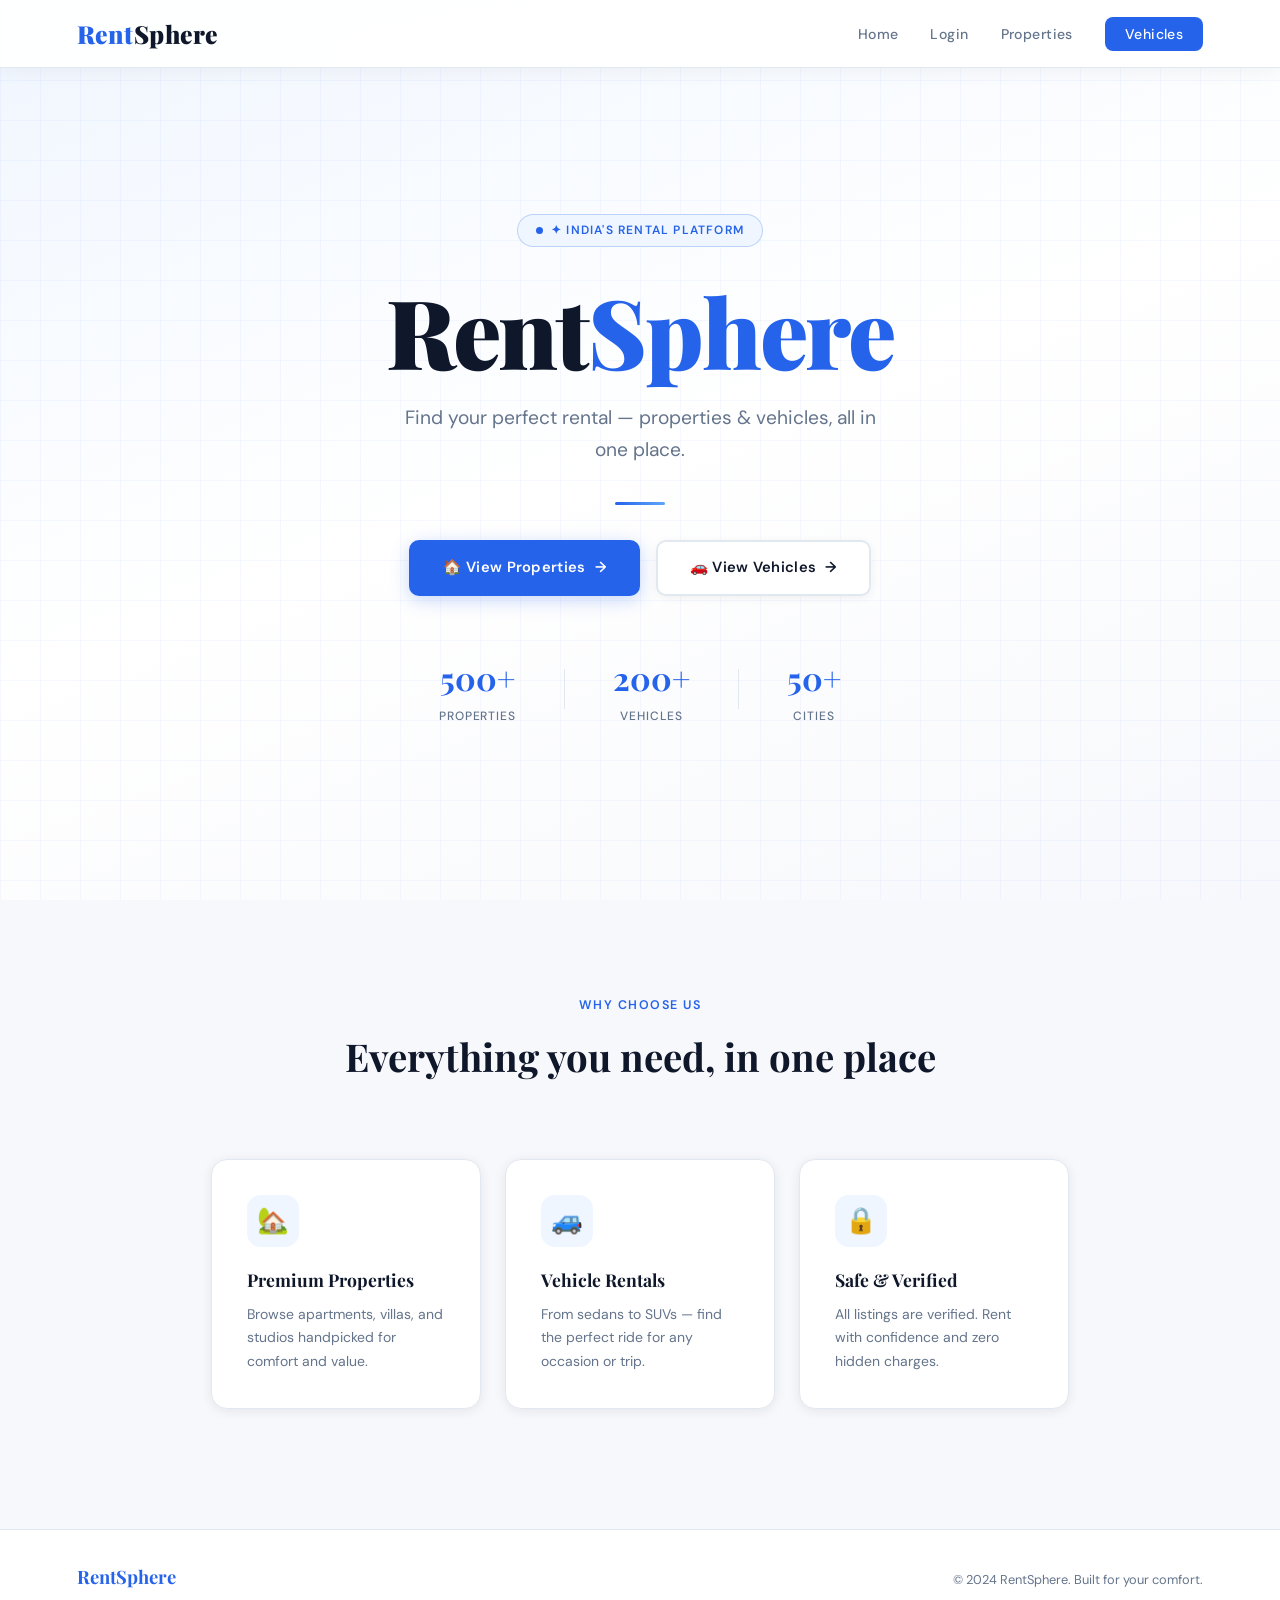
<file: index.html>
<!DOCTYPE html>
<html lang="en">
<head>
  <meta charset="UTF-8" />
  <meta name="viewport" content="width=device-width, initial-scale=1.0"/>
  <title>RentSphere</title>
  <link rel="stylesheet" href="style.css">
  <link href="https://fonts.googleapis.com/css2?family=Playfair+Display:wght@700;900&family=DM+Sans:wght@300;400;500;600&display=swap" rel="stylesheet"/>
  <style>
    *, *::before, *::after { margin: 0; padding: 0; box-sizing: border-box; }

    :root {
      --bg: #ffffff;
      --bg2: #f7f8fc;
      --surface: #ffffff;
      --accent: #2563eb;
      --accent2: #1d4ed8;
      --accent-light: #eff6ff;
      --text: #0f172a;
      --muted: #64748b;
      --border: #e2e8f0;
    }

    html { scroll-behavior: smooth; }

    body {
      background: var(--bg);
      color: var(--text);
      font-family: 'DM Sans', sans-serif;
      min-height: 100vh;
      overflow-x: hidden;
    }

    /* ── Navbar ── */
    nav {
      position: fixed; top: 0; left: 0; right: 0; z-index: 100;
      display: flex; align-items: center; justify-content: space-between;
      padding: 0 6%;
      height: 68px;
      background: rgba(255,255,255,0.92);
      backdrop-filter: blur(16px);
      border-bottom: 1px solid var(--border);
      animation: slideDown 0.6s ease both;
      box-shadow: 0 1px 20px rgba(0,0,0,0.06);
    }
    @keyframes slideDown {
      from { transform: translateY(-100%); opacity: 0; }
      to   { transform: translateY(0); opacity: 1; }
    }

    .nav-logo {
      font-family: 'Playfair Display', serif;
      font-size: 1.55rem;
      font-weight: 900;
      color: var(--accent);
      letter-spacing: 0.02em;
    }
    .nav-logo span { color: var(--text); }

    .nav-links { display: flex; gap: 2rem; list-style: none; align-items: center; }
    .nav-links a {
      font-size: 0.88rem;
      font-weight: 500;
      letter-spacing: 0.03em;
      color: var(--muted);
      text-decoration: none;
      padding: 6px 0;
      position: relative;
      transition: color 0.25s;
    }
    .nav-links a::after {
      content: '';
      position: absolute; bottom: -2px; left: 0; right: 0;
      height: 2px; background: var(--accent);
      border-radius: 2px;
      transform: scaleX(0); transform-origin: right;
      transition: transform 0.3s ease;
    }
    .nav-links a:hover { color: var(--accent); }
    .nav-links a:hover::after { transform: scaleX(1); transform-origin: left; }

    .nav-cta {
      background: var(--accent) !important;
      color: #fff !important;
      padding: 8px 20px !important;
      border-radius: 8px;
      transition: background 0.25s, transform 0.2s !important;
    }
    .nav-cta:hover { background: var(--accent2) !important; transform: translateY(-1px) !important; }
    .nav-cta::after { display: none !important; }

    /* ── Hero ── */
    .hero {
      min-height: 100vh;
      display: flex; flex-direction: column;
      align-items: center; justify-content: center;
      text-align: center;
      padding: 120px 6% 80px;
      background: linear-gradient(160deg, #f0f6ff 0%, #ffffff 50%, #f7f8fc 100%);
      position: relative;
      overflow: hidden;
    }

    .hero::before {
      content: '';
      position: absolute; inset: 0;
      background-image:
        linear-gradient(rgba(37,99,235,0.04) 1px, transparent 1px),
        linear-gradient(90deg, rgba(37,99,235,0.04) 1px, transparent 1px);
      background-size: 40px 40px;
      pointer-events: none;
    }

    .hero-badge {
      display: inline-flex; align-items: center; gap: 8px;
      border: 1.5px solid rgba(37,99,235,0.25);
      background: var(--accent-light);
      border-radius: 100px;
      padding: 6px 18px;
      font-size: 0.75rem;
      letter-spacing: 0.1em;
      text-transform: uppercase;
      color: var(--accent);
      font-weight: 600;
      margin-bottom: 2rem;
      animation: fadeUp 0.7s 0.3s ease both;
      position: relative; z-index: 1;
    }
    .hero-badge::before {
      content: ''; width: 7px; height: 7px; border-radius: 50%;
      background: var(--accent); animation: pulse 2s infinite;
    }
    @keyframes pulse { 0%,100%{opacity:1;} 50%{opacity:0.3;} }

    .hero-title {
      font-family: 'Playfair Display', serif;
      font-size: clamp(3rem, 8vw, 6rem);
      font-weight: 900;
      line-height: 1.08;
      letter-spacing: -0.02em;
      color: var(--text);
      animation: fadeUp 0.7s 0.45s ease both;
      position: relative; z-index: 1;
    }
    .hero-title .blue { color: var(--accent); }

    .hero-tagline {
      margin-top: 1.2rem;
      font-size: clamp(1rem, 2vw, 1.2rem);
      font-weight: 400;
      color: var(--muted);
      max-width: 500px;
      line-height: 1.7;
      animation: fadeUp 0.7s 0.6s ease both;
      position: relative; z-index: 1;
    }

    .hero-divider {
      width: 50px; height: 3px;
      background: linear-gradient(to right, var(--accent), #60a5fa);
      border-radius: 2px;
      margin: 2.2rem auto;
      animation: fadeUp 0.7s 0.72s ease both;
      position: relative; z-index: 1;
    }

    .hero-buttons {
      display: flex; gap: 1rem; flex-wrap: wrap; justify-content: center;
      animation: fadeUp 0.7s 0.85s ease both;
      position: relative; z-index: 1;
    }

    .btn {
      display: inline-flex; align-items: center; gap: 9px;
      padding: 14px 32px;
      border-radius: 10px;
      font-family: 'DM Sans', sans-serif;
      font-size: 0.92rem;
      font-weight: 600;
      letter-spacing: 0.02em;
      text-decoration: none;
      cursor: pointer;
      transition: all 0.28s ease;
    }

    .btn-primary {
      background: var(--accent);
      color: #fff;
      border: 2px solid var(--accent);
      box-shadow: 0 4px 18px rgba(37,99,235,0.25);
    }
    .btn-primary:hover {
      background: var(--accent2);
      border-color: var(--accent2);
      transform: translateY(-3px);
      box-shadow: 0 10px 30px rgba(37,99,235,0.3);
    }

    .btn-outline {
      background: #fff;
      color: var(--text);
      border: 2px solid var(--border);
      box-shadow: 0 2px 10px rgba(0,0,0,0.06);
    }
    .btn-outline:hover {
      border-color: var(--accent);
      color: var(--accent);
      transform: translateY(-3px);
      box-shadow: 0 8px 24px rgba(37,99,235,0.12);
    }

    .btn-arrow { transition: transform 0.28s; }
    .btn:hover .btn-arrow { transform: translateX(5px); }

    /* ── Stats ── */
    .stats {
      display: flex; gap: 3rem; flex-wrap: wrap; justify-content: center;
      align-items: center;
      margin-top: 3.5rem;
      animation: fadeUp 0.7s 1s ease both;
      position: relative; z-index: 1;
    }
    .stat { text-align: center; }
    .stat-number {
      font-family: 'Playfair Display', serif;
      font-size: 2rem; font-weight: 700;
      color: var(--accent);
    }
    .stat-label {
      font-size: 0.75rem;
      letter-spacing: 0.08em;
      text-transform: uppercase;
      color: var(--muted);
      margin-top: 4px;
      font-weight: 500;
    }
    .stat-divider {
      width: 1px; height: 40px;
      background: var(--border);
    }

    /* ── Cards ── */
    .cards-section {
      padding: 6rem 6%;
      background: var(--bg2);
      display: flex; flex-direction: column; align-items: center;
    }
    .section-label {
      font-size: 0.78rem;
      letter-spacing: 0.12em;
      text-transform: uppercase;
      color: var(--accent);
      font-weight: 600;
      margin-bottom: 0.6rem;
    }
    .section-title {
      font-family: 'Playfair Display', serif;
      font-size: clamp(1.8rem, 4vw, 2.4rem);
      font-weight: 700;
      text-align: center;
      color: var(--text);
      margin-bottom: 3rem;
    }
    .cards-grid {
      display: flex; gap: 1.5rem; flex-wrap: wrap; justify-content: center;
      width: 100%; max-width: 960px;
    }

    .card {
      background: #fff;
      border: 1px solid var(--border);
      border-radius: 16px;
      padding: 2.2rem;
      width: 270px;
      transition: all 0.32s ease;
      animation: fadeUp 0.7s ease both;
    }
    .card:nth-child(1) { animation-delay: 0.1s; }
    .card:nth-child(2) { animation-delay: 0.22s; }
    .card:nth-child(3) { animation-delay: 0.34s; }
    .card:hover {
      transform: translateY(-8px);
      border-color: var(--accent);
      box-shadow: 0 16px 40px rgba(37,99,235,0.1);
    }

    .card-icon {
      width: 52px; height: 52px;
      background: var(--accent-light);
      border-radius: 14px;
      display: flex; align-items: center; justify-content: center;
      font-size: 1.6rem;
      margin-bottom: 1.2rem;
    }
    .card-title {
      font-family: 'Playfair Display', serif;
      font-size: 1.1rem; font-weight: 700;
      color: var(--text); margin-bottom: 0.55rem;
    }
    .card-desc {
      font-size: 0.875rem; color: var(--muted);
      line-height: 1.65;
    }

    /* ── Footer ── */
    footer {
      border-top: 1px solid var(--border);
      padding: 2rem 6%;
      display: flex; align-items: center; justify-content: space-between;
      flex-wrap: wrap; gap: 1rem;
      background: #fff;
    }
    .footer-logo {
      font-family: 'Playfair Display', serif;
      font-size: 1.15rem; font-weight: 700;
      color: var(--accent);
    }
    .footer-text { font-size: 0.8rem; color: var(--muted); }

    @keyframes fadeUp {
      from { opacity: 0; transform: translateY(24px); }
      to   { opacity: 1; transform: translateY(0); }
    }

    @media (max-width: 600px) {
      .nav-links { gap: 1rem; }
      .stats { gap: 1.5rem; }
      .stat-divider { display: none; }
    }
  </style>
</head>
<body>

  <!-- Navbar -->
  <nav>
    <div class="nav-logo">Rent<span>Sphere</span></div>
    <ul class="nav-links">
      <li><a href="index.html">Home</a></li>
      <li><a href="login.html">Login</a></li>
      <li><a href="property.html">Properties</a></li>
      <li><a href="vehicle.html" class="nav-cta">Vehicles</a></li>
    </ul>
  </nav>

  <!-- Hero -->
  <section class="hero">
    <div class="hero-badge">✦ India's Rental Platform</div>

    <h1 class="hero-title">
      Rent<span class="blue">Sphere</span>
    </h1>

    <p class="hero-tagline">Find your perfect rental — properties & vehicles, all in one place.</p>

    <div class="hero-divider"></div>

    <div class="hero-buttons">
      <a href="property.html" class="btn btn-primary">
        🏠 View Properties <span class="btn-arrow">→</span>
      </a>
      <a href="vehicle.html" class="btn btn-outline">
        🚗 View Vehicles <span class="btn-arrow">→</span>
      </a>
    </div>

    <div class="stats">
      <div class="stat">
        <div class="stat-number">500+</div>
        <div class="stat-label">Properties</div>
      </div>
      <div class="stat-divider"></div>
      <div class="stat">
        <div class="stat-number">200+</div>
        <div class="stat-label">Vehicles</div>
      </div>
      <div class="stat-divider"></div>
      <div class="stat">
        <div class="stat-number">50+</div>
        <div class="stat-label">Cities</div>
      </div>
    </div>
  </section>

  <!-- Feature Cards -->
  <section class="cards-section">
    <div class="section-label">Why Choose Us</div>
    <div class="section-title">Everything you need, in one place</div>
    <div class="cards-grid">
      <div class="card">
        <div class="card-icon">🏡</div>
        <div class="card-title">Premium Properties</div>
        <div class="card-desc">Browse apartments, villas, and studios handpicked for comfort and value.</div>
      </div>
      <div class="card">
        <div class="card-icon">🚙</div>
        <div class="card-title">Vehicle Rentals</div>
        <div class="card-desc">From sedans to SUVs — find the perfect ride for any occasion or trip.</div>
      </div>
      <div class="card">
        <div class="card-icon">🔒</div>
        <div class="card-title">Safe & Verified</div>
        <div class="card-desc">All listings are verified. Rent with confidence and zero hidden charges.</div>
      </div>
    </div>
  </section>

  <!-- Footer -->
  <footer>
    <div class="footer-logo">RentSphere</div>
    <div class="footer-text">© 2024 RentSphere. Built for your comfort.</div>
  </footer>

  <script src="script.js"></script>

</body>
</html>
</file>
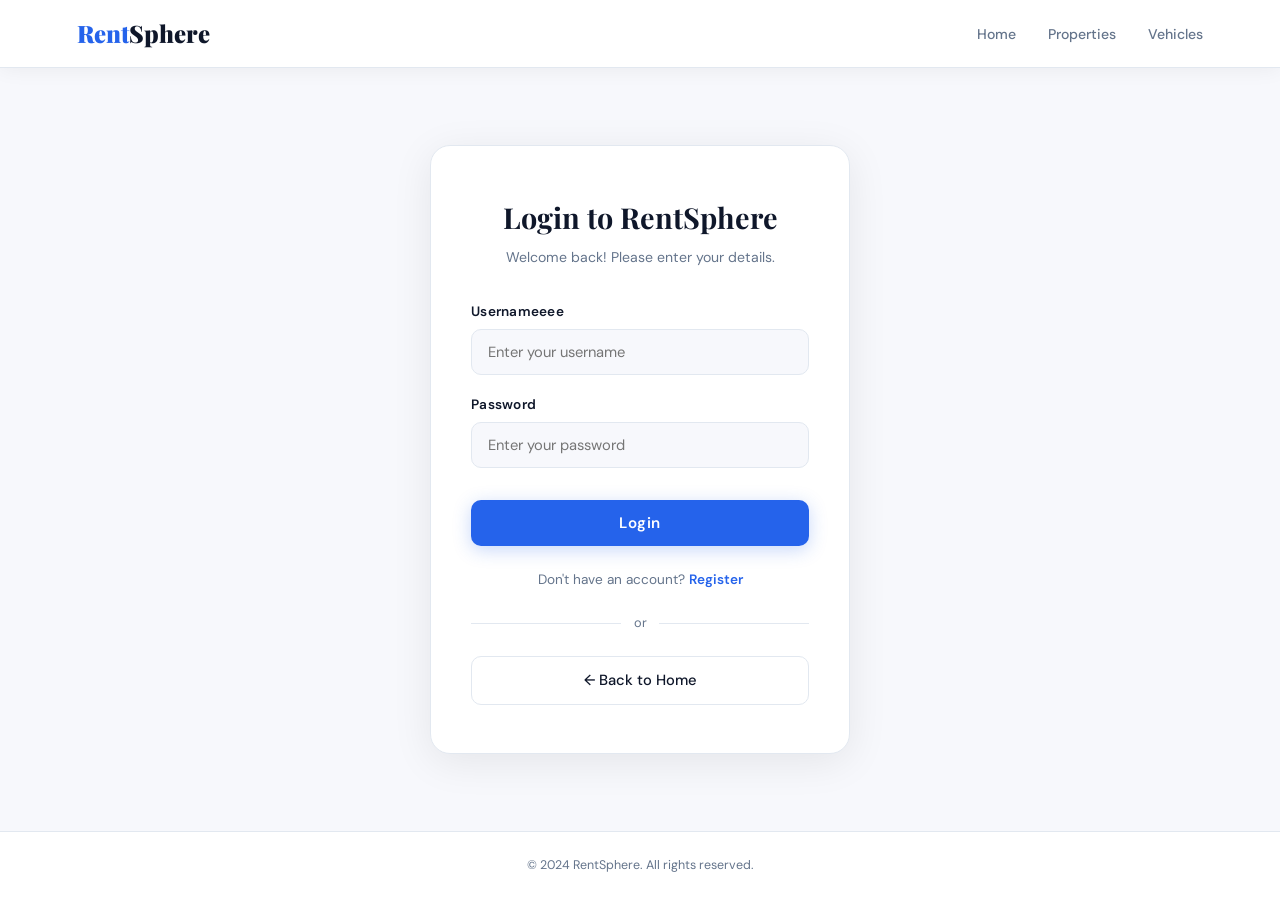
<file: login.html>
<!DOCTYPE html>
<html lang="en">
<head>
  <link rel="stylesheet" href="style.css">
  <meta charset="UTF-8" />
  <meta name="viewport" content="width=device-width, initial-scale=1.0"/>
  <title>Login – RentSphere</title>

  <!-- Google Fonts -->
  <link href="https://fonts.googleapis.com/css2?family=Playfair+Display:wght@700;900&family=DM+Sans:wght@300;400;500;600&display=swap" rel="stylesheet"/>

  <style>
    /* ── Reset ── */
    *, *::before, *::after {
      margin: 0; padding: 0; box-sizing: border-box;
    }
    
    /* ── Color Variables (same as home page) ── */
    :root {
      --bg: #ffffff;
      --bg2: #f7f8fc;
      --accent: #2563eb;
      --accent2: #1d4ed8;
      --accent-light: #eff6ff;
      --text: #0f172a;
      --muted: #64748b;
      --border: #e2e8f0;
    }

    /* ── Body ── */
    body {
      background: var(--bg2);
      font-family: 'DM Sans', sans-serif;
      color: var(--text);
      min-height: 100vh;
      display: flex;
      flex-direction: column;
    }

    /* ── Navbar ── */
    nav {
      display: flex;
      align-items: center;
      justify-content: space-between;
      padding: 0 6%;
      height: 68px;
      background: rgba(255,255,255,0.92);
      backdrop-filter: blur(16px);
      border-bottom: 1px solid var(--border);
      box-shadow: 0 1px 20px rgba(0,0,0,0.06);
    }

    /* Logo */
    .nav-logo {
      font-family: 'Playfair Display', serif;
      font-size: 1.5rem;
      font-weight: 900;
      color: var(--accent);
      text-decoration: none;
    }
    .nav-logo span { color: var(--text); }

    /* Nav links */
    .nav-links {
      display: flex;
      gap: 2rem;
      list-style: none;
      align-items: center;
    }
    .nav-links a {
      font-size: 0.88rem;
      font-weight: 500;
      color: var(--muted);
      text-decoration: none;
      transition: color 0.25s;
    }
    .nav-links a:hover { color: var(--accent); }

    /* ── Main content area ── */
    .main {
      flex: 1;
      display: flex;
      align-items: center;
      justify-content: center;
      padding: 3rem 1.5rem;
    }

    /* ── Login Card ── */
    .login-card {
      background: var(--bg);
      border: 1px solid var(--border);
      border-radius: 20px;
      padding: 3rem 2.5rem;
      width: 100%;
      max-width: 420px;
      box-shadow: 0 8px 40px rgba(0,0,0,0.08);

      /* Fade-in animation */
      animation: fadeUp 0.6s ease both;
    }

    @keyframes fadeUp {
      from { opacity: 0; transform: scale(0.95); }
      to   { opacity: 1; transform: scale(1); }
    }

    /* ── Card Title ── */
    .login-title {
      font-family: 'Playfair Display', serif;
      font-size: 1.8rem;
      font-weight: 700;
      color: var(--text);
      text-align: center;
      margin-bottom: 0.4rem;
    }

    .login-subtitle {
      font-size: 0.88rem;
      color: var(--muted);
      text-align: center;
      margin-bottom: 2rem;
    }

    /* ── Form Group ── */
    .form-group {
      margin-bottom: 1.2rem;
    }

    /* Label */
    .form-group label {
      display: block;
      font-size: 0.85rem;
      font-weight: 600;
      color: var(--text);
      margin-bottom: 0.4rem;
      letter-spacing: 0.02em;
    }

    /* Input fields */
    .form-group input {
      width: 100%;
      padding: 12px 16px;
      border: 1.5px solid var(--border);
      border-radius: 10px;
      font-family: 'DM Sans', sans-serif;
      font-size: 0.92rem;
      color: var(--text);
      background: var(--bg2);
      outline: none;
      transition: border-color 0.25s, box-shadow 0.25s;
    }

    /* Input focus effect */
    .form-group input:focus {
      border-color: var(--accent);
      background: #fff;
      box-shadow: 0 0 0 3px rgba(37,99,235,0.1);
    }

    /* ── Login Button ── */
    .btn-login {
      width: 100%;
      padding: 13px;
      margin-top: 0.8rem;
      background: var(--accent);
      color: #fff;
      border: none;
      border-radius: 10px;
      font-family: 'DM Sans', sans-serif;
      font-size: 0.95rem;
      font-weight: 600;
      letter-spacing: 0.03em;
      cursor: pointer;
      transition: background 0.25s, transform 0.2s, box-shadow 0.25s;
      box-shadow: 0 4px 18px rgba(37,99,235,0.25);
    }

    /* Hover animation on Login button */
    .btn-login:hover {
      background: var(--accent2);
      transform: translateY(-2px);
      box-shadow: 0 8px 24px rgba(37,99,235,0.3);
    }

    /* ── Register Link ── */
    .register-link {
      text-align: center;
      margin-top: 1.4rem;
      font-size: 0.85rem;
      color: var(--muted);
    }

    .register-link a {
      color: var(--accent);
      font-weight: 600;
      text-decoration: none;
    }
    .register-link a:hover { text-decoration: underline; }

    /* ── Divider ── */
    .divider {
      display: flex;
      align-items: center;
      gap: 0.8rem;
      margin: 1.4rem 0;
      color: var(--muted);
      font-size: 0.8rem;
    }
    .divider::before, .divider::after {
      content: '';
      flex: 1;
      height: 1px;
      background: var(--border);
    }

    /* ── Back to Home Button ── */
    .btn-back {
      width: 100%;
      padding: 12px;
      background: #fff;
      color: var(--text);
      border: 1.5px solid var(--border);
      border-radius: 10px;
      font-family: 'DM Sans', sans-serif;
      font-size: 0.92rem;
      font-weight: 500;
      cursor: pointer;
      transition: border-color 0.25s, color 0.25s, transform 0.2s;
      text-decoration: none;
      display: block;
      text-align: center;
    }

    /* Hover animation on Back button */
    .btn-back:hover {
      border-color: var(--accent);
      color: var(--accent);
      transform: translateY(-2px);
    }

    /* ── Footer ── */
    footer {
      border-top: 1px solid var(--border);
      padding: 1.5rem 6%;
      text-align: center;
      font-size: 0.78rem;
      color: var(--muted);
      background: #fff;
    }
  </style>
</head>
<body>

  <!-- ── Navbar ── -->
  <nav>
    <a href="index.html" class="nav-logo">Rent<span>Sphere</span></a>
    <ul class="nav-links">
      <li><a href="index.html">Home</a></li>
      <li><a href="property.html">Properties</a></li>
      <li><a href="vehicle.html">Vehicles</a></li>
    </ul>
  </nav>

  <!-- ── Main Login Section ── -->
  <div class="main">
    <div class="login-card">

      <!-- Title -->
      <h1 class="login-title">Login to RentSphere</h1>
      <p class="login-subtitle">Welcome back! Please enter your details.</p>

      <!-- Username input -->
      <div class="form-group">
        <label for="username">Usernameeee</label>
        <input type="text" id="username" placeholder="Enter your username" />
      </div>

      <!-- Password input -->
      <div class="form-group">
        <label for="password">Password</label>
        <input type="password" id="password" placeholder="Enter your password" />
      </div>

      <!-- Login Button -->
      <button class="btn-login" id="loginBtn">Login</button>

      <!-- Register Link (UI only) -->
      <p class="register-link">
      Don't have an account? <a href="#" id="registerLink">Register</a>
      </p>

      <div class="divider">or</div>

      <!-- Back to Home -->
      <a href="#" class="btn-back" id="backToHome">← Back to Home</a>

    </div>
  </div>

  <!-- ── Footer ── -->
  <footer>
    © 2024 RentSphere. All rights reserved.
  </footer>

  <!-- ── JavaScript ── -->
  
    <script src="script.js"></script>

</body>
</html>
</file>
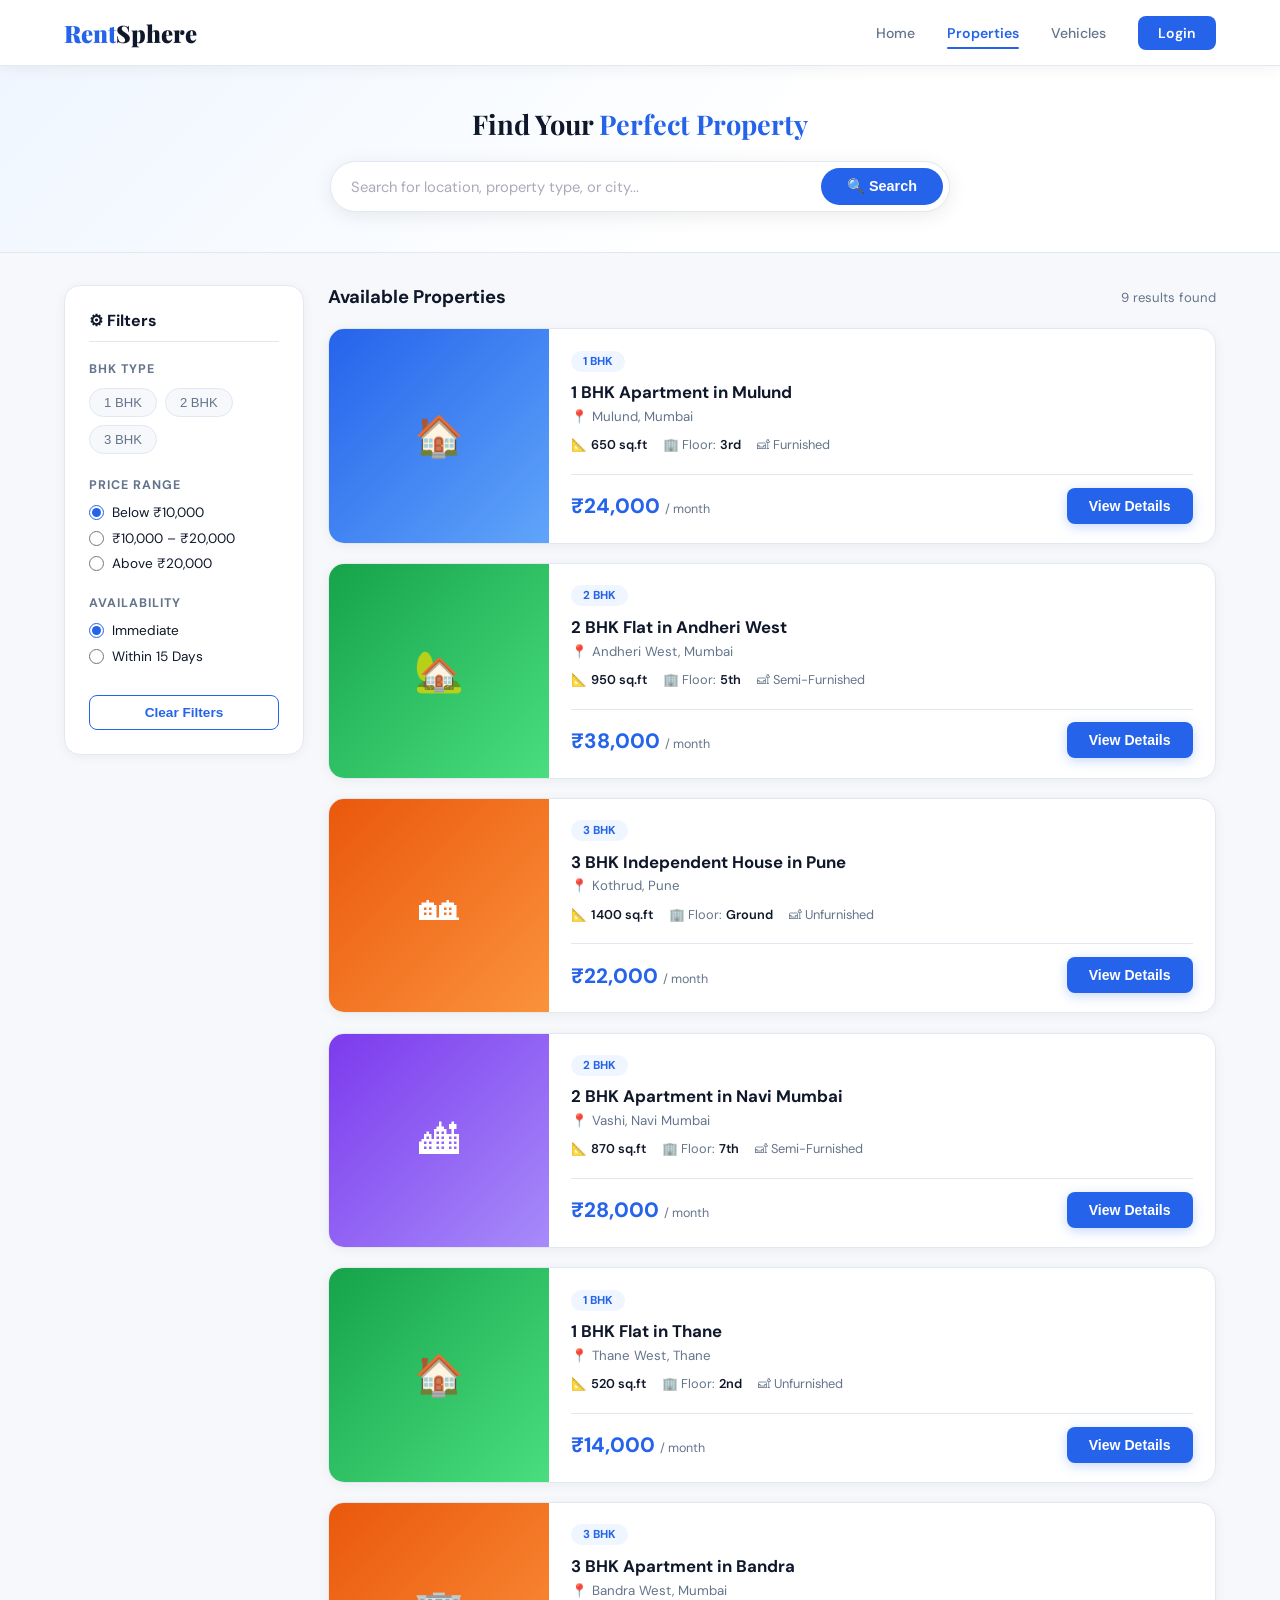
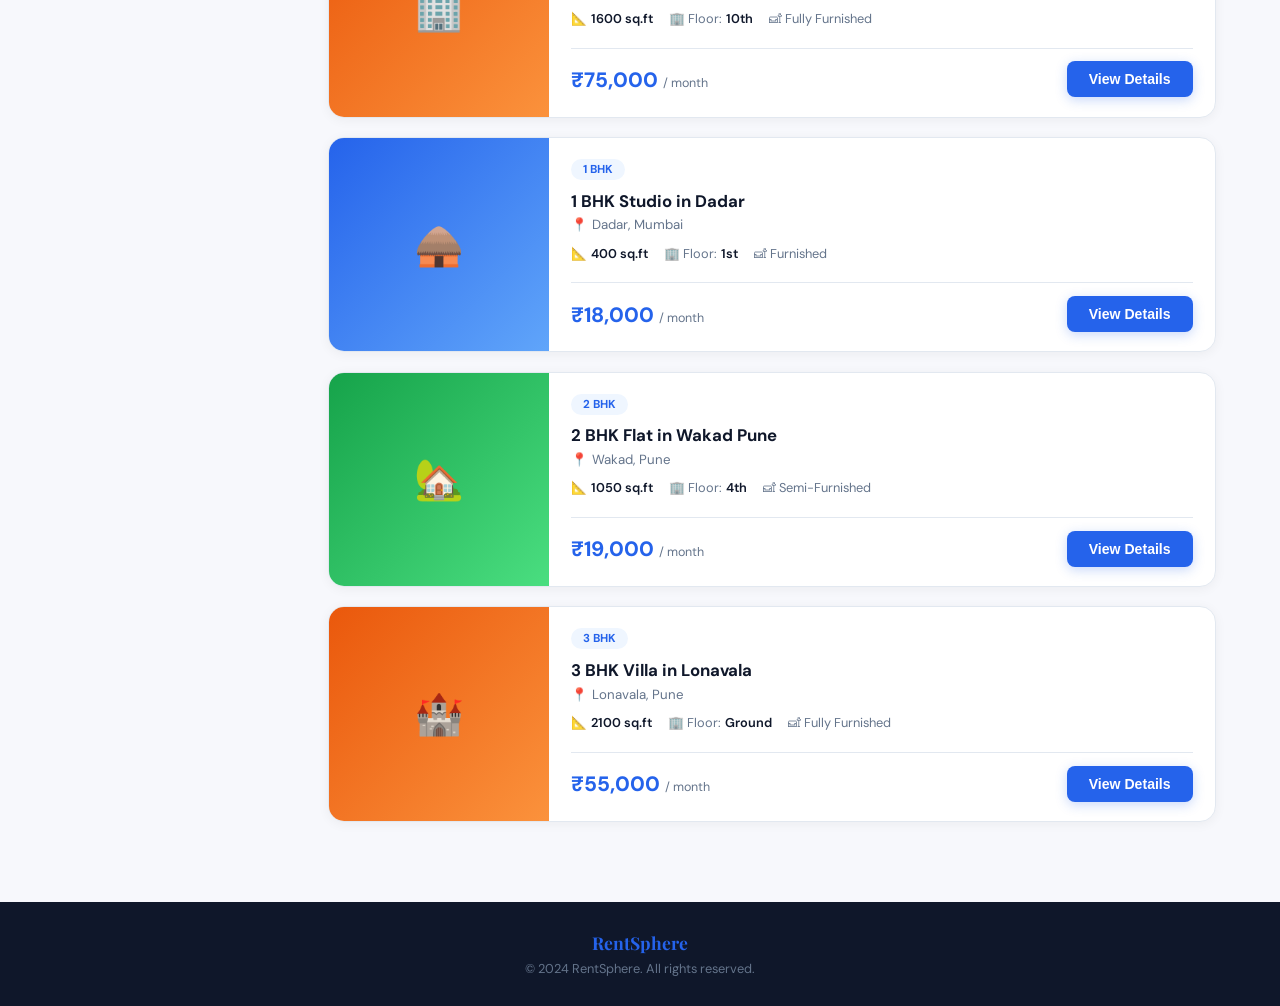
<file: property.html>
<!DOCTYPE html>
<html lang="en">
<head>
  <meta charset="UTF-8"/>
  <meta name="viewport" content="width=device-width, initial-scale=1.0"/>
  <title>Properties – RentSphere</title>

  <!-- Google Fonts -->
  <link href="https://fonts.googleapis.com/css2?family=Playfair+Display:wght@700;900&family=DM+Sans:wght@300;400;500;600&display=swap" rel="stylesheet"/>

  <style>
    *, *::before, *::after { margin: 0; padding: 0; box-sizing: border-box; }

    :root {
      --primary:       #2563eb;
      --primary-dark:  #1d4ed8;
      --primary-light: #eff6ff;
      --text:          #0f172a;
      --muted:         #64748b;
      --bg2:           #f7f8fc;
      --border:        #e2e8f0;
    }

    body { font-family: 'DM Sans', Arial, sans-serif; background: var(--bg2); color: var(--text); min-height: 100vh; }

    /* NAVBAR */
    nav {
      position: sticky; top: 0; z-index: 100;
      display: flex; align-items: center; justify-content: space-between;
      padding: 0 5%; height: 66px;
      background: rgba(255,255,255,0.97);
      border-bottom: 1px solid var(--border);
      box-shadow: 0 2px 16px rgba(0,0,0,0.06);
    }
    .nav-logo { font-family: 'Playfair Display', serif; font-size: 1.5rem; font-weight: 900; color: var(--primary); text-decoration: none; }
    .nav-logo span { color: var(--text); }
    .nav-links { display: flex; gap: 2rem; list-style: none; align-items: center; }
    .nav-links a { font-size: 0.88rem; font-weight: 500; color: var(--muted); text-decoration: none; position: relative; padding: 5px 0; transition: color 0.25s; }
    .nav-links a::after { content: ''; position: absolute; bottom: -2px; left: 0; right: 0; height: 2px; background: var(--primary); border-radius: 2px; transform: scaleX(0); transform-origin: right; transition: transform 0.25s; }
    .nav-links a:hover { color: var(--primary); }
    .nav-links a:hover::after { transform: scaleX(1); transform-origin: left; }
    .nav-links a.active { color: var(--primary); font-weight: 600; }
    .nav-links a.active::after { transform: scaleX(1); }
    .nav-btn { background: var(--primary); color: #fff !important; padding: 8px 20px !important; border-radius: 8px; font-weight: 600 !important; }
    .nav-btn:hover { background: var(--primary-dark) !important; }
    .nav-btn::after { display: none !important; }

    /* SEARCH */
    .search-section { background: linear-gradient(135deg, var(--primary-light) 0%, #fff 60%); padding: 2.5rem 5%; text-align: center; border-bottom: 1px solid var(--border); }
    .search-section h2 { font-family: 'Playfair Display', serif; font-size: 1.7rem; font-weight: 700; color: var(--text); margin-bottom: 1.2rem; }
    .search-section h2 span { color: var(--primary); }
    .search-bar { display: flex; align-items: center; max-width: 620px; margin: 0 auto; background: #fff; border: 1.5px solid var(--border); border-radius: 50px; padding: 6px 6px 6px 20px; box-shadow: 0 4px 20px rgba(0,0,0,0.08); transition: box-shadow 0.25s; }
    .search-bar:focus-within { border-color: var(--primary); box-shadow: 0 4px 24px rgba(37,99,235,0.15); }
    .search-bar input { flex: 1; border: none; outline: none; font-size: 0.92rem; color: var(--text); font-family: 'DM Sans', Arial, sans-serif; background: transparent; }
    .search-bar input::placeholder { color: #aab; }
    .search-bar button { background: var(--primary); color: #fff; border: none; padding: 10px 26px; border-radius: 50px; font-size: 0.9rem; font-weight: 600; cursor: pointer; transition: background 0.25s; white-space: nowrap; }
    .search-bar button:hover { background: var(--primary-dark); }

    /* LAYOUT */
    .main-layout { display: flex; gap: 1.5rem; padding: 2rem 5%; max-width: 1280px; margin: 0 auto; align-items: flex-start; }

    /* FILTER */
    .filter-panel { width: 240px; flex-shrink: 0; background: #fff; border: 1px solid var(--border); border-radius: 16px; padding: 1.5rem; box-shadow: 0 2px 12px rgba(0,0,0,0.05); position: sticky; top: 86px; }
    .filter-panel h3 { font-size: 1rem; font-weight: 700; color: var(--text); margin-bottom: 1.2rem; padding-bottom: 0.6rem; border-bottom: 1px solid var(--border); display: flex; align-items: center; gap: 6px; }
    .filter-group { margin-bottom: 1.4rem; }
    .filter-group-title { font-size: 0.78rem; font-weight: 700; color: var(--muted); letter-spacing: 0.08em; text-transform: uppercase; margin-bottom: 0.7rem; }
    .bhk-buttons { display: flex; gap: 0.5rem; flex-wrap: wrap; }
    .bhk-btn { padding: 6px 14px; border: 1.5px solid var(--border); border-radius: 50px; font-size: 0.82rem; font-weight: 500; color: var(--muted); background: var(--bg2); cursor: pointer; transition: all 0.2s; }
    .bhk-btn:hover, .bhk-btn.active { background: var(--primary); color: #fff; border-color: var(--primary); }
    .filter-option { display: flex; align-items: center; gap: 8px; margin-bottom: 0.55rem; cursor: pointer; }
    .filter-option input[type="radio"] { accent-color: var(--primary); width: 15px; height: 15px; cursor: pointer; }
    .filter-option label { font-size: 0.85rem; color: var(--text); cursor: pointer; }
    .btn-clear { width: 100%; padding: 9px; background: transparent; color: var(--primary); border: 1.5px solid var(--primary); border-radius: 8px; font-size: 0.85rem; font-weight: 600; cursor: pointer; margin-top: 0.5rem; transition: background 0.25s, color 0.25s; }
    .btn-clear:hover { background: var(--primary); color: #fff; }

    /* LISTINGS */
    .listings-section { flex: 1; }
    .listings-header { display: flex; align-items: center; justify-content: space-between; margin-bottom: 1.2rem; }
    .listings-header h2 { font-size: 1.15rem; font-weight: 700; color: var(--text); }
    .listings-header span { font-size: 0.82rem; color: var(--muted); }

    /* CARDS */
    .property-list { display: flex; flex-direction: column; gap: 1.2rem; }
    .property-card { background: #fff; border: 1px solid var(--border); border-radius: 16px; overflow: hidden; display: flex; box-shadow: 0 2px 12px rgba(0,0,0,0.05); transition: transform 0.28s, box-shadow 0.28s, border-color 0.28s; animation: fadeUp 0.5s ease both; }
    @keyframes fadeUp { from { opacity: 0; transform: translateY(20px); } to { opacity: 1; transform: translateY(0); } }
    .property-card:hover { transform: translateY(-4px); box-shadow: 0 12px 32px rgba(37,99,235,0.12); border-color: rgba(37,99,235,0.25); }
    .property-img-placeholder { width: 220px; min-height: 180px; flex-shrink: 0; display: flex; align-items: center; justify-content: center; font-size: 2.5rem; color: #fff; }
    .placeholder-blue   { background: linear-gradient(135deg, #2563eb, #60a5fa); }
    .placeholder-green  { background: linear-gradient(135deg, #16a34a, #4ade80); }
    .placeholder-orange { background: linear-gradient(135deg, #ea580c, #fb923c); }
    .placeholder-purple { background: linear-gradient(135deg, #7c3aed, #a78bfa); }
    .property-info { padding: 1.2rem 1.4rem; flex: 1; display: flex; flex-direction: column; justify-content: space-between; }
    .property-top { flex: 1; }
    .property-badge { display: inline-block; background: var(--primary-light); color: var(--primary); font-size: 0.72rem; font-weight: 700; padding: 3px 12px; border-radius: 50px; margin-bottom: 0.6rem; }
    .property-title { font-size: 1.05rem; font-weight: 700; color: var(--text); margin-bottom: 0.3rem; }
    .property-location { font-size: 0.83rem; color: var(--muted); margin-bottom: 0.7rem; display: flex; align-items: center; gap: 4px; }
    .property-meta { display: flex; gap: 1rem; flex-wrap: wrap; margin-bottom: 0.8rem; }
    .meta-item { font-size: 0.8rem; color: var(--muted); display: flex; align-items: center; gap: 4px; }
    .meta-item strong { color: var(--text); font-weight: 600; }
    .property-bottom { display: flex; align-items: center; justify-content: space-between; padding-top: 0.8rem; border-top: 1px solid var(--border); margin-top: 0.5rem; }
    .property-price { font-size: 1.3rem; font-weight: 800; color: var(--primary); }
    .property-price span { font-size: 0.78rem; font-weight: 400; color: var(--muted); }
    .btn-details { background: var(--primary); color: #fff; border: none; padding: 10px 22px; border-radius: 8px; font-size: 0.88rem; font-weight: 600; cursor: pointer; box-shadow: 0 3px 12px rgba(37,99,235,0.25); transition: background 0.25s, transform 0.2s; }
    .btn-details:hover { background: var(--primary-dark); transform: translateY(-2px); }

    /* FOOTER */
    footer { background: #0f172a; color: #64748b; text-align: center; padding: 1.8rem 5%; margin-top: 3rem; font-size: 0.8rem; }
    .footer-logo { font-family: 'Playfair Display', serif; font-size: 1.1rem; font-weight: 700; color: var(--primary); margin-bottom: 0.4rem; }

    /* RESPONSIVE */
    @media (max-width: 860px) { .main-layout { flex-direction: column; } .filter-panel { width: 100%; position: static; } .property-img-placeholder { width: 160px; min-height: 150px; } }
    @media (max-width: 560px) { .property-card { flex-direction: column; } .property-img-placeholder { width: 100%; height: 180px; min-height: unset; } .nav-links { gap: 1rem; } }
  </style>
</head>
<body>

  <nav>
    <a href="index.html" class="nav-logo">Rent<span>Sphere</span></a>
    <ul class="nav-links">
      <li><a href="index.html">Home</a></li>
      <li><a href="property.html" class="active">Properties</a></li>
      <li><a href="vehicle.html">Vehicles</a></li>
      <li><a href="login.html" class="nav-btn">Login</a></li>
    </ul>
  </nav>

  <section class="search-section">
    <h2>Find Your <span>Perfect Property</span></h2>
    <div class="search-bar">
      <input type="text" id="searchInput" placeholder="Search for location, property type, or city..." />
      <button onclick="searchProperties()">🔍 Search</button>
    </div>
  </section>

  <div class="main-layout">

    <aside class="filter-panel">
      <h3>⚙ Filters</h3>
      <div class="filter-group">
        <div class="filter-group-title">BHK Type</div>
        <div class="bhk-buttons">
          <button class="bhk-btn" onclick="toggleBHK(this)">1 BHK</button>
          <button class="bhk-btn" onclick="toggleBHK(this)">2 BHK</button>
          <button class="bhk-btn" onclick="toggleBHK(this)">3 BHK</button>
        </div>
      </div>
      <div class="filter-group">
        <div class="filter-group-title">Price Range</div>
        <div class="filter-option"><input type="radio" name="price" id="p1" checked/><label for="p1">Below ₹10,000</label></div>
        <div class="filter-option"><input type="radio" name="price" id="p2"/><label for="p2">₹10,000 – ₹20,000</label></div>
        <div class="filter-option"><input type="radio" name="price" id="p3"/><label for="p3">Above ₹20,000</label></div>
      </div>
      <div class="filter-group">
        <div class="filter-group-title">Availability</div>
        <div class="filter-option"><input type="radio" name="avail" id="a1" checked/><label for="a1">Immediate</label></div>
        <div class="filter-option"><input type="radio" name="avail" id="a2"/><label for="a2">Within 15 Days</label></div>
      </div>
      <button class="btn-clear" onclick="clearFilters()">Clear Filters</button>
    </aside>

    <main class="listings-section">
      <div class="listings-header">
        <h2>Available Properties</h2>
        <span id="resultCount">9 results found</span>
      </div>

      <!-- ✅ SIRF EK property-list div — sare 9 cards andar -->
      <div class="property-list" id="propertyContainer">

        <!-- Card 1 -->
        <div class="property-card" data-title="1 bhk apartment in mulund" data-location="mulund mumbai">
          <div class="property-img-placeholder placeholder-blue">🏠</div>
          <div class="property-info">
            <div class="property-top">
              <div class="property-badge">1 BHK</div>
              <div class="property-title">1 BHK Apartment in Mulund</div>
              <div class="property-location">📍 Mulund, Mumbai</div>
              <div class="property-meta">
                <div class="meta-item">📐 <strong>650 sq.ft</strong></div>
                <div class="meta-item">🏢 Floor: <strong>3rd</strong></div>
                <div class="meta-item">🛋 Furnished</div>
              </div>
            </div>
            <div class="property-bottom">
              <div class="property-price">₹24,000 <span>/ month</span></div>
              <button class="btn-details" onclick="viewDetails('1 BHK Apartment in Mulund')">View Details</button>
            </div>
          </div>
        </div>

        <!-- Card 2 -->
        <div class="property-card" data-title="2 bhk flat in andheri west" data-location="andheri west mumbai">
          <div class="property-img-placeholder placeholder-green">🏡</div>
          <div class="property-info">
            <div class="property-top">
              <div class="property-badge">2 BHK</div>
              <div class="property-title">2 BHK Flat in Andheri West</div>
              <div class="property-location">📍 Andheri West, Mumbai</div>
              <div class="property-meta">
                <div class="meta-item">📐 <strong>950 sq.ft</strong></div>
                <div class="meta-item">🏢 Floor: <strong>5th</strong></div>
                <div class="meta-item">🛋 Semi-Furnished</div>
              </div>
            </div>
            <div class="property-bottom">
              <div class="property-price">₹38,000 <span>/ month</span></div>
              <button class="btn-details" onclick="viewDetails('2 BHK Flat in Andheri West')">View Details</button>
            </div>
          </div>
        </div>

        <!-- Card 3 -->
        <div class="property-card" data-title="3 bhk independent house in pune" data-location="kothrud pune">
          <div class="property-img-placeholder placeholder-orange">🏘</div>
          <div class="property-info">
            <div class="property-top">
              <div class="property-badge">3 BHK</div>
              <div class="property-title">3 BHK Independent House in Pune</div>
              <div class="property-location">📍 Kothrud, Pune</div>
              <div class="property-meta">
                <div class="meta-item">📐 <strong>1400 sq.ft</strong></div>
                <div class="meta-item">🏢 Floor: <strong>Ground</strong></div>
                <div class="meta-item">🛋 Unfurnished</div>
              </div>
            </div>
            <div class="property-bottom">
              <div class="property-price">₹22,000 <span>/ month</span></div>
              <button class="btn-details" onclick="viewDetails('3 BHK Independent House in Pune')">View Details</button>
            </div>
          </div>
        </div>

        <!-- Card 4 -->
        <div class="property-card" data-title="2 bhk apartment in navi mumbai" data-location="vashi navi mumbai">
          <div class="property-img-placeholder placeholder-purple">🏙</div>
          <div class="property-info">
            <div class="property-top">
              <div class="property-badge">2 BHK</div>
              <div class="property-title">2 BHK Apartment in Navi Mumbai</div>
              <div class="property-location">📍 Vashi, Navi Mumbai</div>
              <div class="property-meta">
                <div class="meta-item">📐 <strong>870 sq.ft</strong></div>
                <div class="meta-item">🏢 Floor: <strong>7th</strong></div>
                <div class="meta-item">🛋 Semi-Furnished</div>
              </div>
            </div>
            <div class="property-bottom">
              <div class="property-price">₹28,000 <span>/ month</span></div>
              <button class="btn-details" onclick="viewDetails('2 BHK Apartment in Navi Mumbai')">View Details</button>
            </div>
          </div>
        </div>

        <!-- Card 5 -->
        <div class="property-card" data-title="1 bhk flat in thane" data-location="thane west thane">
          <div class="property-img-placeholder placeholder-green">🏠</div>
          <div class="property-info">
            <div class="property-top">
              <div class="property-badge">1 BHK</div>
              <div class="property-title">1 BHK Flat in Thane</div>
              <div class="property-location">📍 Thane West, Thane</div>
              <div class="property-meta">
                <div class="meta-item">📐 <strong>520 sq.ft</strong></div>
                <div class="meta-item">🏢 Floor: <strong>2nd</strong></div>
                <div class="meta-item">🛋 Unfurnished</div>
              </div>
            </div>
            <div class="property-bottom">
              <div class="property-price">₹14,000 <span>/ month</span></div>
              <button class="btn-details" onclick="viewDetails('1 BHK Flat in Thane')">View Details</button>
            </div>
          </div>
        </div>

        <!-- Card 6 -->
        <div class="property-card" data-title="3 bhk apartment in bandra" data-location="bandra west mumbai">
          <div class="property-img-placeholder placeholder-orange">🏢</div>
          <div class="property-info">
            <div class="property-top">
              <div class="property-badge">3 BHK</div>
              <div class="property-title">3 BHK Apartment in Bandra</div>
              <div class="property-location">📍 Bandra West, Mumbai</div>
              <div class="property-meta">
                <div class="meta-item">📐 <strong>1600 sq.ft</strong></div>
                <div class="meta-item">🏢 Floor: <strong>10th</strong></div>
                <div class="meta-item">🛋 Fully Furnished</div>
              </div>
            </div>
            <div class="property-bottom">
              <div class="property-price">₹75,000 <span>/ month</span></div>
              <button class="btn-details" onclick="viewDetails('3 BHK Apartment in Bandra')">View Details</button>
            </div>
          </div>
        </div>

        <!-- Card 7 -->
        <div class="property-card" data-title="1 bhk studio in dadar" data-location="dadar mumbai">
          <div class="property-img-placeholder placeholder-blue">🛖</div>
          <div class="property-info">
            <div class="property-top">
              <div class="property-badge">1 BHK</div>
              <div class="property-title">1 BHK Studio in Dadar</div>
              <div class="property-location">📍 Dadar, Mumbai</div>
              <div class="property-meta">
                <div class="meta-item">📐 <strong>400 sq.ft</strong></div>
                <div class="meta-item">🏢 Floor: <strong>1st</strong></div>
                <div class="meta-item">🛋 Furnished</div>
              </div>
            </div>
            <div class="property-bottom">
              <div class="property-price">₹18,000 <span>/ month</span></div>
              <button class="btn-details" onclick="viewDetails('1 BHK Studio in Dadar')">View Details</button>
            </div>
          </div>
        </div>

        <!-- Card 8 -->
        <div class="property-card" data-title="2 bhk flat in wakad pune" data-location="wakad pune">
          <div class="property-img-placeholder placeholder-green">🏡</div>
          <div class="property-info">
            <div class="property-top">
              <div class="property-badge">2 BHK</div>
              <div class="property-title">2 BHK Flat in Wakad Pune</div>
              <div class="property-location">📍 Wakad, Pune</div>
              <div class="property-meta">
                <div class="meta-item">📐 <strong>1050 sq.ft</strong></div>
                <div class="meta-item">🏢 Floor: <strong>4th</strong></div>
                <div class="meta-item">🛋 Semi-Furnished</div>
              </div>
            </div>
            <div class="property-bottom">
              <div class="property-price">₹19,000 <span>/ month</span></div>
              <button class="btn-details" onclick="viewDetails('2 BHK Flat in Wakad Pune')">View Details</button>
            </div>
          </div>
        </div>

        <!-- Card 9 -->
        <div class="property-card" data-title="3 bhk villa in lonavala" data-location="lonavala pune">
          <div class="property-img-placeholder placeholder-orange">🏰</div>
          <div class="property-info">
            <div class="property-top">
              <div class="property-badge">3 BHK</div>
              <div class="property-title">3 BHK Villa in Lonavala</div>
              <div class="property-location">📍 Lonavala, Pune</div>
              <div class="property-meta">
                <div class="meta-item">📐 <strong>2100 sq.ft</strong></div>
                <div class="meta-item">🏢 Floor: <strong>Ground</strong></div>
                <div class="meta-item">🛋 Fully Furnished</div>
              </div>
            </div>
            <div class="property-bottom">
              <div class="property-price">₹55,000 <span>/ month</span></div>
              <button class="btn-details" onclick="viewDetails('3 BHK Villa in Lonavala')">View Details</button>
            </div>
          </div>
        </div>

        <!-- No results message -->
        <p id="noResultsMsg" style="display:none; text-align:center; color:red; font-size:1rem; padding:2rem;">
          😕 No properties found matching your search.
        </p>

      </div><!-- end property-list -->
    </main>

  </div><!-- end main-layout -->

  <footer>
    <div class="footer-logo">RentSphere</div>
    <p>© 2024 RentSphere. All rights reserved.</p>
  </footer>

  <script>

    // SEARCH FUNCTION
    function searchProperties() {
      var input = document.getElementById('searchInput').value.trim().toLowerCase();
      var container = document.getElementById('propertyContainer');
      var cards = document.querySelectorAll('.property-card');
      var resultCounter = document.getElementById('resultCount');

      if (input === '') {
        cards.forEach(function(card) { card.style.display = 'flex'; });
        resultCounter.textContent = cards.length + ' results found';
        document.getElementById('noResultsMsg').style.display = 'none';
        return;
      }

      var matched = [];
      var unmatched = [];

      cards.forEach(function(card) {
        var title    = card.getAttribute('data-title').toLowerCase();
        var location = card.getAttribute('data-location').toLowerCase();

        if (title.includes(input) || location.includes(input)) {
          matched.push(card);
          card.style.display = 'flex';
        } else {
          unmatched.push(card);
          card.style.display = 'none';
        }
      });

      matched.forEach(function(card) { container.appendChild(card); });
      unmatched.forEach(function(card) { container.appendChild(card); });

      resultCounter.textContent = matched.length + ' results found';
      document.getElementById('noResultsMsg').style.display = matched.length === 0 ? 'block' : 'none';
    }

    // Enter key support
    document.getElementById('searchInput').addEventListener('keypress', function(e) {
      if (e.key === 'Enter') searchProperties();
    });

    // BHK TOGGLE
    function toggleBHK(btn) {
      document.querySelectorAll('.bhk-btn').forEach(function(b) { b.classList.remove('active'); });
      btn.classList.add('active');
    }

    // CLEAR FILTERS
    function clearFilters() {
      document.querySelectorAll('.bhk-btn').forEach(function(b) { b.classList.remove('active'); });
      document.getElementById('p1').checked = true;
      document.getElementById('a1').checked = true;
      document.getElementById('searchInput').value = '';
      var cards = document.querySelectorAll('.property-card');
      cards.forEach(function(card) { card.style.display = 'flex'; });
      document.getElementById('resultCount').textContent = cards.length + ' results found';
      document.getElementById('noResultsMsg').style.display = 'none';
    }

    // VIEW DETAILS
    function viewDetails(propertyName) {
      alert('📋 Property Details\n\n' + propertyName + '\n\nBooking feature coming soon!');
    }

  </script>

</body>
</html>
<!-- test -->
</file>
<file: style.css>
<<<<<<< HEAD
/* ============================================
   RentSphere – Global Stylesheet
   Project: A Unified Rental Platform
   Pages: index.html, login.html, property.html, vehicle.html
   ============================================ */

/* ── Reset & Base ── */
*, *::before, *::after {
  margin: 0;
  padding: 0;
  box-sizing: border-box;
}

/* ── Color Variables ── */
:root {
  --primary:       #2563eb;   /* Main blue */
  --primary-dark:  #1d4ed8;   /* Darker blue for hover */
  --primary-light: #eff6ff;   /* Light blue background */
  --success:       #16a34a;   /* Green for Book Now */
  --text:          #0f172a;   /* Main dark text */
  --muted:         #64748b;   /* Grey text */
  --bg:            #ffffff;   /* White background */
  --bg2:           #f7f8fc;   /* Light grey background */
  --border:        #e2e8f0;   /* Border color */
  --shadow:        rgba(0, 0, 0, 0.08);
  --shadow-hover:  rgba(37, 99, 235, 0.15);
  --radius:        10px;
  --radius-lg:     16px;
  --transition:    0.25s ease;
}

/* ── Body ── */
body {
  font-family: Arial, 'Helvetica Neue', sans-serif;
  background-color: var(--bg2);
  color: var(--text);
  line-height: 1.6;
  min-height: 100vh;
}

/* ── Links ── */
a {
  text-decoration: none;
  color: inherit;
  transition: color var(--transition);
}

/* ── Images ── */
img {
  max-width: 100%;
  display: block;
  border-radius: var(--radius);
}


/* ============================================
   NAVBAR
   ============================================ */

.navbar {
  position: sticky;
  top: 0;
  z-index: 1000;
  display: flex;
  align-items: center;
  justify-content: space-between;
  padding: 0 6%;
  height: 66px;
  background: rgba(255, 255, 255, 0.95);
  border-bottom: 1px solid var(--border);
  box-shadow: 0 2px 16px var(--shadow);
  backdrop-filter: blur(10px);
}

/* Logo */
.navbar-logo {
  font-size: 1.5rem;
  font-weight: 800;
  color: var(--primary);
  letter-spacing: 0.02em;
}
.navbar-logo span {
  color: var(--text);
}

/* Nav links list */
.navbar-links {
  display: flex;
  gap: 2rem;
  list-style: none;
  align-items: center;
}

/* Individual nav link */
.navbar-links a {
  font-size: 0.9rem;
  font-weight: 500;
  color: var(--muted);
  padding: 6px 0;
  position: relative;
  transition: color var(--transition);
}

/* Underline effect on hover */
.navbar-links a::after {
  content: '';
  position: absolute;
  bottom: -2px;
  left: 0; right: 0;
  height: 2px;
  background: var(--primary);
  border-radius: 2px;
  transform: scaleX(0);
  transform-origin: right;
  transition: transform var(--transition);
}
.navbar-links a:hover {
  color: var(--primary);
}
.navbar-links a:hover::after {
  transform: scaleX(1);
  transform-origin: left;
}

/* Nav button (e.g. Login button in navbar) */
.navbar-btn {
  background: var(--primary);
  color: #fff !important;
  padding: 8px 20px !important;
  border-radius: var(--radius);
  font-weight: 600 !important;
  transition: background var(--transition), transform var(--transition) !important;
}
.navbar-btn:hover {
  background: var(--primary-dark) !important;
  transform: translateY(-1px) !important;
}
.navbar-btn::after { display: none !important; }


/* ============================================
   BUTTONS
   ============================================ */

.btn {
  display: inline-flex;
  align-items: center;
  gap: 8px;
  padding: 12px 28px;
  border-radius: var(--radius);
  font-size: 0.92rem;
  font-weight: 600;
  cursor: pointer;
  border: none;
  transition: background var(--transition), transform var(--transition), box-shadow var(--transition);
  text-decoration: none;
}

/* Primary Button (Blue) */
.btn-primary {
  background: var(--primary);
  color: #fff;
  box-shadow: 0 4px 14px rgba(37, 99, 235, 0.25);
}
.btn-primary:hover {
  background: var(--primary-dark);
  transform: translateY(-2px);
  box-shadow: 0 8px 22px rgba(37, 99, 235, 0.3);
}

/* Outline Button */
.btn-outline {
  background: #fff;
  color: var(--text);
  border: 1.5px solid var(--border);
  box-shadow: 0 2px 8px var(--shadow);
}
.btn-outline:hover {
  border-color: var(--primary);
  color: var(--primary);
  transform: translateY(-2px);
}

/* Success Button (Green – Book Now) */
.btn-success {
  background: var(--success);
  color: #fff;
  box-shadow: 0 4px 14px rgba(22, 163, 74, 0.25);
}
.btn-success:hover {
  background: #15803d;
  transform: translateY(-2px);
  box-shadow: 0 8px 22px rgba(22, 163, 74, 0.3);
}

/* Full width button */
.btn-block {
  width: 100%;
  justify-content: center;
}


/* ============================================
   SEARCH BAR
   ============================================ */

.search-container {
  display: flex;
  gap: 0.8rem;
  align-items: center;
  background: #fff;
  border: 1.5px solid var(--border);
  border-radius: 50px;
  padding: 8px 12px 8px 20px;
  box-shadow: 0 2px 12px var(--shadow);
  max-width: 600px;
  width: 100%;
  margin: 0 auto;
}

.search-container input {
  flex: 1;
  border: none;
  outline: none;
  font-size: 0.92rem;
  color: var(--text);
  background: transparent;
  font-family: Arial, sans-serif;
}

.search-container input::placeholder {
  color: var(--muted);
}

.search-container button {
  background: var(--primary);
  color: #fff;
  border: none;
  padding: 9px 22px;
  border-radius: 50px;
  font-size: 0.88rem;
  font-weight: 600;
  cursor: pointer;
  transition: background var(--transition), transform var(--transition);
  white-space: nowrap;
}
.search-container button:hover {
  background: var(--primary-dark);
  transform: scale(1.03);
}

/* Standalone search input (simple version) */
.search-input {
  width: 100%;
  padding: 12px 18px;
  border: 1.5px solid var(--border);
  border-radius: var(--radius);
  font-size: 0.92rem;
  color: var(--text);
  outline: none;
  background: #fff;
  transition: border-color var(--transition), box-shadow var(--transition);
  font-family: Arial, sans-serif;
}
.search-input:focus {
  border-color: var(--primary);
  box-shadow: 0 0 0 3px rgba(37, 99, 235, 0.1);
}


/* ============================================
   FILTER SECTION
   ============================================ */

.filter-section {
  display: flex;
  gap: 1rem;
  flex-wrap: wrap;
  align-items: center;
  padding: 1.2rem 0;
}

.filter-section label {
  font-size: 0.85rem;
  font-weight: 600;
  color: var(--muted);
}

/* Dropdown filter */
.filter-select {
  padding: 9px 14px;
  border: 1.5px solid var(--border);
  border-radius: var(--radius);
  font-size: 0.88rem;
  color: var(--text);
  background: #fff;
  outline: none;
  cursor: pointer;
  transition: border-color var(--transition);
  font-family: Arial, sans-serif;
}
.filter-select:focus,
.filter-select:hover {
  border-color: var(--primary);
}


/* ============================================
   CARDS (Property & Vehicle)
   ============================================ */

/* Card grid layout */
.cards-grid {
  display: grid;
  grid-template-columns: repeat(auto-fill, minmax(280px, 1fr));
  gap: 1.5rem;
  padding: 1.5rem 0;
}

/* Single card */
.card {
  background: var(--bg);
  border: 1px solid var(--border);
  border-radius: var(--radius-lg);
  overflow: hidden;
  box-shadow: 0 2px 12px var(--shadow);
  transition: transform var(--transition), box-shadow var(--transition), border-color var(--transition);
}

/* Card hover – slight lift */
.card:hover {
  transform: translateY(-6px);
  box-shadow: 0 12px 32px var(--shadow-hover);
  border-color: rgba(37, 99, 235, 0.2);
}

/* Card image */
.card-img {
  width: 100%;
  height: 180px;
  object-fit: cover;
  border-radius: 0;
}

/* Card body */
.card-body {
  padding: 1.2rem;
}

/* Card title */
.card-title {
  font-size: 1rem;
  font-weight: 700;
  color: var(--text);
  margin-bottom: 0.3rem;
}

/* Card location / subtitle */
.card-location {
  font-size: 0.82rem;
  color: var(--muted);
  margin-bottom: 0.6rem;
}

/* Card price */
.card-price {
  font-size: 1.1rem;
  font-weight: 700;
  color: var(--primary);
  margin-bottom: 1rem;
}

/* Card tags/badges */
.card-badge {
  display: inline-block;
  background: var(--primary-light);
  color: var(--primary);
  font-size: 0.72rem;
  font-weight: 600;
  padding: 3px 10px;
  border-radius: 50px;
  margin-bottom: 0.8rem;
}


/* ============================================
   PAGE SECTIONS
   ============================================ */

/* Section wrapper */
.section {
  padding: 4rem 6%;
}

/* Section with light background */
.section-light {
  background: var(--bg2);
}

/* Section title */
.section-title {
  font-size: 1.8rem;
  font-weight: 700;
  color: var(--text);
  margin-bottom: 0.4rem;
}

/* Section subtitle */
.section-subtitle {
  font-size: 0.92rem;
  color: var(--muted);
  margin-bottom: 2rem;
}

/* Page hero banner */
.page-banner {
  background: linear-gradient(135deg, var(--primary-light) 0%, #fff 60%, var(--bg2) 100%);
  padding: 5rem 6% 3rem;
  text-align: center;
  margin-top: 66px; /* offset for sticky navbar */
}
.page-banner h1 {
  font-size: 2.2rem;
  font-weight: 800;
  color: var(--text);
  margin-bottom: 0.5rem;
}
.page-banner p {
  font-size: 1rem;
  color: var(--muted);
  margin-bottom: 1.8rem;
}


/* ============================================
   LOGIN FORM
   ============================================ */

/* Login page wrapper */
.login-wrapper {
  flex: 1;
  display: flex;
  align-items: center;
  justify-content: center;
  padding: 3rem 1.5rem;
  min-height: calc(100vh - 66px - 60px);
}

/* Login card */
.login-card {
  background: var(--bg);
  border: 1px solid var(--border);
  border-radius: 20px;
  padding: 3rem 2.5rem;
  width: 100%;
  max-width: 420px;
  box-shadow: 0 8px 40px var(--shadow);

  /* Smooth fade + scale animation */
  animation: loginAppear 0.5s ease both;
}

/* Login card animation – fade in + zoom in */
@keyframes loginAppear {
  from {
    opacity: 0;
    transform: scale(0.95);
  }
  to {
    opacity: 1;
    transform: scale(1);
  }
}

/* Login title */
.login-title {
  font-size: 1.8rem;
  font-weight: 700;
  text-align: center;
  color: var(--text);
  margin-bottom: 0.3rem;
}

/* Login subtitle */
.login-subtitle {
  font-size: 0.88rem;
  color: var(--muted);
  text-align: center;
  margin-bottom: 2rem;
}

/* Form group */
.form-group {
  margin-bottom: 1.2rem;
}

/* Form label */
.form-group label {
  display: block;
  font-size: 0.85rem;
  font-weight: 600;
  color: var(--text);
  margin-bottom: 0.4rem;
}

/* Form input */
.form-group input {
  width: 100%;
  padding: 12px 16px;
  border: 1.5px solid var(--border);
  border-radius: var(--radius);
  font-size: 0.92rem;
  color: var(--text);
  background: var(--bg2);
  outline: none;
  transition: border-color var(--transition), box-shadow var(--transition);
  font-family: Arial, sans-serif;
}
.form-group input:focus {
  border-color: var(--primary);
  background: #fff;
  box-shadow: 0 0 0 3px rgba(37, 99, 235, 0.1);
}

/* Divider with text */
.divider {
  display: flex;
  align-items: center;
  gap: 0.8rem;
  margin: 1.4rem 0;
  color: var(--muted);
  font-size: 0.8rem;
}
.divider::before,
.divider::after {
  content: '';
  flex: 1;
  height: 1px;
  background: var(--border);
}

/* Register / helper link */
.helper-link {
  text-align: center;
  margin-top: 1.2rem;
  font-size: 0.85rem;
  color: var(--muted);
}
.helper-link a {
  color: var(--primary);
  font-weight: 600;
}
.helper-link a:hover {
  text-decoration: underline;
}


/* ============================================
   FOOTER
   ============================================ */

.footer {
  background: #0f172a;
  color: #94a3b8;
  text-align: center;
  padding: 1.8rem 6%;
  font-size: 0.82rem;
  border-top: 1px solid rgba(255,255,255,0.06);
}

.footer-logo {
  font-size: 1.2rem;
  font-weight: 700;
  color: var(--primary);
  margin-bottom: 0.5rem;
}

.footer p {
  color: #64748b;
  font-size: 0.78rem;
}


/* ============================================
   UTILITY CLASSES
   ============================================ */

/* Container */
.container {
  max-width: 1200px;
  margin: 0 auto;
  padding: 0 6%;
}

/* Text helpers */
.text-center { text-align: center; }
.text-muted   { color: var(--muted); }
.text-primary { color: var(--primary); }
.fw-bold      { font-weight: 700; }

/* Spacing */
.mt-1 { margin-top: 0.5rem; }
.mt-2 { margin-top: 1rem; }
.mt-3 { margin-top: 1.5rem; }
.mb-1 { margin-bottom: 0.5rem; }
.mb-2 { margin-bottom: 1rem; }
.mb-3 { margin-bottom: 1.5rem; }

/* Flex helpers */
.d-flex        { display: flex; }
.align-center  { align-items: center; }
.justify-center{ justify-content: center; }
.gap-1         { gap: 0.5rem; }
.gap-2         { gap: 1rem; }


/* ============================================
   RESPONSIVE DESIGN
   ============================================ */

/* Tablet */
@media (max-width: 768px) {
  .navbar {
    padding: 0 4%;
  }

  .navbar-links {
    gap: 1.2rem;
  }

  .page-banner {
    padding: 4rem 4% 2.5rem;
  }
  .page-banner h1 {
    font-size: 1.7rem;
  }

  .section {
    padding: 3rem 4%;
  }

  .cards-grid {
    grid-template-columns: repeat(auto-fill, minmax(240px, 1fr));
  }
}

/* Mobile */
@media (max-width: 480px) {
  .navbar-links {
    gap: 0.8rem;
  }
  .navbar-links a {
    font-size: 0.8rem;
  }

  .page-banner h1 {
    font-size: 1.4rem;
  }

  /* Cards stack in single column */
  .cards-grid {
    grid-template-columns: 1fr;
  }

  .login-card {
    padding: 2rem 1.5rem;
  }

  .filter-section {
    flex-direction: column;
    align-items: flex-start;
  }

  .search-container {
    flex-direction: column;
    border-radius: var(--radius);
    padding: 12px;
  }
  .search-container button {
    width: 100%;
    border-radius: var(--radius);
  }

  .btn {
    padding: 11px 20px;
    font-size: 0.88rem;
  }
=======
/* ============================================
   RentSphere – Global Stylesheet
   Project: A Unified Rental Platform
   Pages: index.html, login.html, property.html, vehicle.html
   ============================================ */

/* ── Reset & Base ── */
*, *::before, *::after {
  margin: 0;
  padding: 0;
  box-sizing: border-box;
}

/* ── Color Variables ── */
:root {
  --primary:       #2563eb;   /* Main blue */
  --primary-dark:  #1d4ed8;   /* Darker blue for hover */
  --primary-light: #eff6ff;   /* Light blue background */
  --success:       #16a34a;   /* Green for Book Now */
  --text:          #0f172a;   /* Main dark text */
  --muted:         #64748b;   /* Grey text */
  --bg:            #ffffff;   /* White background */
  --bg2:           #f7f8fc;   /* Light grey background */
  --border:        #e2e8f0;   /* Border color */
  --shadow:        rgba(0, 0, 0, 0.08);
  --shadow-hover:  rgba(37, 99, 235, 0.15);
  --radius:        10px;
  --radius-lg:     16px;
  --transition:    0.25s ease;
}

/* ── Body ── */
body {
  font-family: Arial, 'Helvetica Neue', sans-serif;
  background-color: var(--bg2);
  color: var(--text);
  line-height: 1.6;
  min-height: 100vh;
}

/* ── Links ── */
a {
  text-decoration: none;
  color: inherit;
  transition: color var(--transition);
}

/* ── Images ── */
img {
  max-width: 100%;
  display: block;
  border-radius: var(--radius);
}


/* ============================================
   NAVBAR
   ============================================ */

.navbar {
  position: sticky;
  top: 0;
  z-index: 1000;
  display: flex;
  align-items: center;
  justify-content: space-between;
  padding: 0 6%;
  height: 66px;
  background: rgba(255, 255, 255, 0.95);
  border-bottom: 1px solid var(--border);
  box-shadow: 0 2px 16px var(--shadow);
  backdrop-filter: blur(10px);
}

/* Logo */
.navbar-logo {
  font-size: 1.5rem;
  font-weight: 800;
  color: var(--primary);
  letter-spacing: 0.02em;
}
.navbar-logo span {
  color: var(--text);
}

/* Nav links list */
.navbar-links {
  display: flex;
  gap: 2rem;
  list-style: none;
  align-items: center;
}

/* Individual nav link */
.navbar-links a {
  font-size: 0.9rem;
  font-weight: 500;
  color: var(--muted);
  padding: 6px 0;
  position: relative;
  transition: color var(--transition);
}

/* Underline effect on hover */
.navbar-links a::after {
  content: '';
  position: absolute;
  bottom: -2px;
  left: 0; right: 0;
  height: 2px;
  background: var(--primary);
  border-radius: 2px;
  transform: scaleX(0);
  transform-origin: right;
  transition: transform var(--transition);
}
.navbar-links a:hover {
  color: var(--primary);
}
.navbar-links a:hover::after {
  transform: scaleX(1);
  transform-origin: left;
}

/* Nav button (e.g. Login button in navbar) */
.navbar-btn {
  background: var(--primary);
  color: #fff !important;
  padding: 8px 20px !important;
  border-radius: var(--radius);
  font-weight: 600 !important;
  transition: background var(--transition), transform var(--transition) !important;
}
.navbar-btn:hover {
  background: var(--primary-dark) !important;
  transform: translateY(-1px) !important;
}
.navbar-btn::after { display: none !important; }


/* ============================================
   BUTTONS
   ============================================ */

.btn {
  display: inline-flex;
  align-items: center;
  gap: 8px;
  padding: 12px 28px;
  border-radius: var(--radius);
  font-size: 0.92rem;
  font-weight: 600;
  cursor: pointer;
  border: none;
  transition: background var(--transition), transform var(--transition), box-shadow var(--transition);
  text-decoration: none;
}

/* Primary Button (Blue) */
.btn-primary {
  background: var(--primary);
  color: #fff;
  box-shadow: 0 4px 14px rgba(37, 99, 235, 0.25);
}
.btn-primary:hover {
  background: var(--primary-dark);
  transform: translateY(-2px);
  box-shadow: 0 8px 22px rgba(37, 99, 235, 0.3);
}

/* Outline Button */
.btn-outline {
  background: #fff;
  color: var(--text);
  border: 1.5px solid var(--border);
  box-shadow: 0 2px 8px var(--shadow);
}
.btn-outline:hover {
  border-color: var(--primary);
  color: var(--primary);
  transform: translateY(-2px);
}

/* Success Button (Green – Book Now) */
.btn-success {
  background: var(--success);
  color: #fff;
  box-shadow: 0 4px 14px rgba(22, 163, 74, 0.25);
}
.btn-success:hover {
  background: #15803d;
  transform: translateY(-2px);
  box-shadow: 0 8px 22px rgba(22, 163, 74, 0.3);
}

/* Full width button */
.btn-block {
  width: 100%;
  justify-content: center;
}


/* ============================================
   SEARCH BAR
   ============================================ */

.search-container {
  display: flex;
  gap: 0.8rem;
  align-items: center;
  background: #fff;
  border: 1.5px solid var(--border);
  border-radius: 50px;
  padding: 8px 12px 8px 20px;
  box-shadow: 0 2px 12px var(--shadow);
  max-width: 600px;
  width: 100%;
  margin: 0 auto;
}

.search-container input {
  flex: 1;
  border: none;
  outline: none;
  font-size: 0.92rem;
  color: var(--text);
  background: transparent;
  font-family: Arial, sans-serif;
}

.search-container input::placeholder {
  color: var(--muted);
}

.search-container button {
  background: var(--primary);
  color: #fff;
  border: none;
  padding: 9px 22px;
  border-radius: 50px;
  font-size: 0.88rem;
  font-weight: 600;
  cursor: pointer;
  transition: background var(--transition), transform var(--transition);
  white-space: nowrap;
}
.search-container button:hover {
  background: var(--primary-dark);
  transform: scale(1.03);
}

/* Standalone search input (simple version) */
.search-input {
  width: 100%;
  padding: 12px 18px;
  border: 1.5px solid var(--border);
  border-radius: var(--radius);
  font-size: 0.92rem;
  color: var(--text);
  outline: none;
  background: #fff;
  transition: border-color var(--transition), box-shadow var(--transition);
  font-family: Arial, sans-serif;
}
.search-input:focus {
  border-color: var(--primary);
  box-shadow: 0 0 0 3px rgba(37, 99, 235, 0.1);
}


/* ============================================
   FILTER SECTION
   ============================================ */

.filter-section {
  display: flex;
  gap: 1rem;
  flex-wrap: wrap;
  align-items: center;
  padding: 1.2rem 0;
}

.filter-section label {
  font-size: 0.85rem;
  font-weight: 600;
  color: var(--muted);
}

/* Dropdown filter */
.filter-select {
  padding: 9px 14px;
  border: 1.5px solid var(--border);
  border-radius: var(--radius);
  font-size: 0.88rem;
  color: var(--text);
  background: #fff;
  outline: none;
  cursor: pointer;
  transition: border-color var(--transition);
  font-family: Arial, sans-serif;
}
.filter-select:focus,
.filter-select:hover {
  border-color: var(--primary);
}


/* ============================================
   CARDS (Property & Vehicle)
   ============================================ */

/* Card grid layout */
.cards-grid {
  display: grid;
  grid-template-columns: repeat(auto-fill, minmax(280px, 1fr));
  gap: 1.5rem;
  padding: 1.5rem 0;
}

/* Single card */
.card {
  background: var(--bg);
  border: 1px solid var(--border);
  border-radius: var(--radius-lg);
  overflow: hidden;
  box-shadow: 0 2px 12px var(--shadow);
  transition: transform var(--transition), box-shadow var(--transition), border-color var(--transition);
}

/* Card hover – slight lift */
.card:hover {
  transform: translateY(-6px);
  box-shadow: 0 12px 32px var(--shadow-hover);
  border-color: rgba(37, 99, 235, 0.2);
}

/* Card image */
.card-img {
  width: 100%;
  height: 180px;
  object-fit: cover;
  border-radius: 0;
}

/* Card body */
.card-body {
  padding: 1.2rem;
}

/* Card title */
.card-title {
  font-size: 1rem;
  font-weight: 700;
  color: var(--text);
  margin-bottom: 0.3rem;
}

/* Card location / subtitle */
.card-location {
  font-size: 0.82rem;
  color: var(--muted);
  margin-bottom: 0.6rem;
}

/* Card price */
.card-price {
  font-size: 1.1rem;
  font-weight: 700;
  color: var(--primary);
  margin-bottom: 1rem;
}

/* Card tags/badges */
.card-badge {
  display: inline-block;
  background: var(--primary-light);
  color: var(--primary);
  font-size: 0.72rem;
  font-weight: 600;
  padding: 3px 10px;
  border-radius: 50px;
  margin-bottom: 0.8rem;
}


/* ============================================
   PAGE SECTIONS
   ============================================ */

/* Section wrapper */
.section {
  padding: 4rem 6%;
}

/* Section with light background */
.section-light {
  background: var(--bg2);
}

/* Section title */
.section-title {
  font-size: 1.8rem;
  font-weight: 700;
  color: var(--text);
  margin-bottom: 0.4rem;
}

/* Section subtitle */
.section-subtitle {
  font-size: 0.92rem;
  color: var(--muted);
  margin-bottom: 2rem;
}

/* Page hero banner */
.page-banner {
  background: linear-gradient(135deg, var(--primary-light) 0%, #fff 60%, var(--bg2) 100%);
  padding: 5rem 6% 3rem;
  text-align: center;
  margin-top: 66px; /* offset for sticky navbar */
}
.page-banner h1 {
  font-size: 2.2rem;
  font-weight: 800;
  color: var(--text);
  margin-bottom: 0.5rem;
}
.page-banner p {
  font-size: 1rem;
  color: var(--muted);
  margin-bottom: 1.8rem;
}


/* ============================================
   LOGIN FORM
   ============================================ */

/* Login page wrapper */
.login-wrapper {
  flex: 1;
  display: flex;
  align-items: center;
  justify-content: center;
  padding: 3rem 1.5rem;
  min-height: calc(100vh - 66px - 60px);
}

/* Login card */
.login-card {
  background: var(--bg);
  border: 1px solid var(--border);
  border-radius: 20px;
  padding: 3rem 2.5rem;
  width: 100%;
  max-width: 420px;
  box-shadow: 0 8px 40px var(--shadow);

  /* Smooth fade + scale animation */
  animation: loginAppear 0.5s ease both;
}

/* Login card animation – fade in + zoom in */
@keyframes loginAppear {
  from {
    opacity: 0;
    transform: scale(0.95);
  }
  to {
    opacity: 1;
    transform: scale(1);
  }
}

/* Login title */
.login-title {
  font-size: 1.8rem;
  font-weight: 700;
  text-align: center;
  color: var(--text);
  margin-bottom: 0.3rem;
}

/* Login subtitle */
.login-subtitle {
  font-size: 0.88rem;
  color: var(--muted);
  text-align: center;
  margin-bottom: 2rem;
}

/* Form group */
.form-group {
  margin-bottom: 1.2rem;
}

/* Form label */
.form-group label {
  display: block;
  font-size: 0.85rem;
  font-weight: 600;
  color: var(--text);
  margin-bottom: 0.4rem;
}

/* Form input */
.form-group input {
  width: 100%;
  padding: 12px 16px;
  border: 1.5px solid var(--border);
  border-radius: var(--radius);
  font-size: 0.92rem;
  color: var(--text);
  background: var(--bg2);
  outline: none;
  transition: border-color var(--transition), box-shadow var(--transition);
  font-family: Arial, sans-serif;
}
.form-group input:focus {
  border-color: var(--primary);
  background: #fff;
  box-shadow: 0 0 0 3px rgba(37, 99, 235, 0.1);
}

/* Divider with text */
.divider {
  display: flex;
  align-items: center;
  gap: 0.8rem;
  margin: 1.4rem 0;
  color: var(--muted);
  font-size: 0.8rem;
}
.divider::before,
.divider::after {
  content: '';
  flex: 1;
  height: 1px;
  background: var(--border);
}

/* Register / helper link */
.helper-link {
  text-align: center;
  margin-top: 1.2rem;
  font-size: 0.85rem;
  color: var(--muted);
}
.helper-link a {
  color: var(--primary);
  font-weight: 600;
}
.helper-link a:hover {
  text-decoration: underline;
}


/* ============================================
   FOOTER
   ============================================ */

.footer {
  background: #0f172a;
  color: #94a3b8;
  text-align: center;
  padding: 1.8rem 6%;
  font-size: 0.82rem;
  border-top: 1px solid rgba(255,255,255,0.06);
}

.footer-logo {
  font-size: 1.2rem;
  font-weight: 700;
  color: var(--primary);
  margin-bottom: 0.5rem;
}

.footer p {
  color: #64748b;
  font-size: 0.78rem;
}


/* ============================================
   UTILITY CLASSES
   ============================================ */

/* Container */
.container {
  max-width: 1200px;
  margin: 0 auto;
  padding: 0 6%;
}

/* Text helpers */
.text-center { text-align: center; }
.text-muted   { color: var(--muted); }
.text-primary { color: var(--primary); }
.fw-bold      { font-weight: 700; }

/* Spacing */
.mt-1 { margin-top: 0.5rem; }
.mt-2 { margin-top: 1rem; }
.mt-3 { margin-top: 1.5rem; }
.mb-1 { margin-bottom: 0.5rem; }
.mb-2 { margin-bottom: 1rem; }
.mb-3 { margin-bottom: 1.5rem; }

/* Flex helpers */
.d-flex        { display: flex; }
.align-center  { align-items: center; }
.justify-center{ justify-content: center; }
.gap-1         { gap: 0.5rem; }
.gap-2         { gap: 1rem; }


/* ============================================
   RESPONSIVE DESIGN
   ============================================ */

/* Tablet */
@media (max-width: 768px) {
  .navbar {
    padding: 0 4%;
  }

  .navbar-links {
    gap: 1.2rem;
  }

  .page-banner {
    padding: 4rem 4% 2.5rem;
  }
  .page-banner h1 {
    font-size: 1.7rem;
  }

  .section {
    padding: 3rem 4%;
  }

  .cards-grid {
    grid-template-columns: repeat(auto-fill, minmax(240px, 1fr));
  }
}

/* Mobile */
@media (max-width: 480px) {
  .navbar-links {
    gap: 0.8rem;
  }
  .navbar-links a {
    font-size: 0.8rem;
  }

  .page-banner h1 {
    font-size: 1.4rem;
  }

  /* Cards stack in single column */
  .cards-grid {
    grid-template-columns: 1fr;
  }

  .login-card {
    padding: 2rem 1.5rem;
  }

  .filter-section {
    flex-direction: column;
    align-items: flex-start;
  }

  .search-container {
    flex-direction: column;
    border-radius: var(--radius);
    padding: 12px;
  }
  .search-container button {
    width: 100%;
    border-radius: var(--radius);
  }

  .btn {
    padding: 11px 20px;
    font-size: 0.88rem;
  }
>>>>>>> efe59f161ef7f8c33f4f08d1aad796a99d10739e
}
</file>
